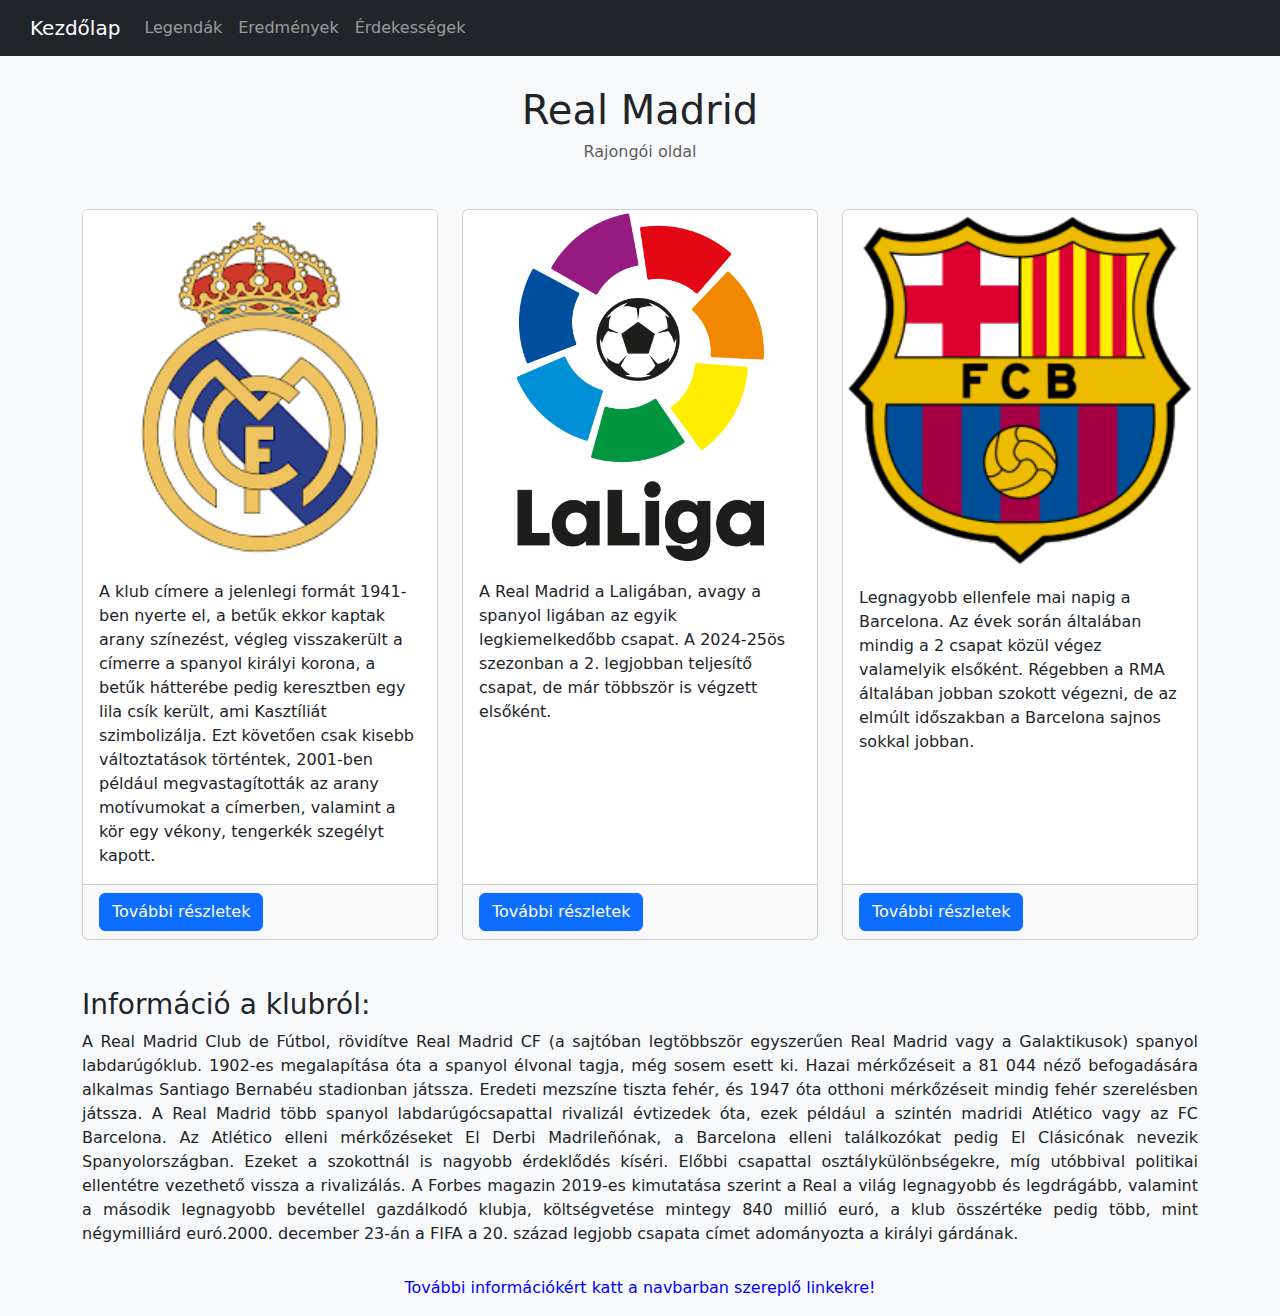
<file: index.html>
<!DOCTYPE html>
<html lang="hu">
<head>
    <meta charset="UTF-8">
    <meta name="viewport" content="width=device-width, initial-scale=1.0">
    <title>Rajongói oldal</title>
    <link rel="stylesheet" href="bootstrap.css">
    <link rel="stylesheet" href="style.css">
</head>
<body class="bg-light">

    <nav class="navbar navbar-expand-lg navbar-dark bg-dark">
        <a class="navbar-brand" href="index.html">Kezdőlap</a>
        <button class="navbar-toggler" type="button" data-bs-toggle="collapse" data-bs-target="#navbarNav">
            <span class="navbar-toggler-icon"></span>
        </button>
        <div class="collapse navbar-collapse" id="navbarNav">
            <ul class="navbar-nav">
                <li class="nav-item"><a class="nav-link" href="legends.html">Legendák</a></li>
                <li class="nav-item"><a class="nav-link" href="eredmenyek.html">Eredmények</a></li>
                <li class="nav-item"><a class="nav-link" href="erdekessegek.html">Érdekességek</a></li>
            </ul>
        </div>
    </nav>

<header class="mb-5">
    <h1 class="text-center">Real Madrid</h1>
    <h6 class="text-center text-muted"> Rajongói oldal</h6>
</header> 

<main>

    <div class="container mt-4">
       <div class="row">

        <div class="col-md-4 col-sm-6">
            <div class="card h-100">
                <img src="logo.png" class="card-img-top" alt="RMA logo">
                <div class="card-body">
                    <p class="card-text">A klub címere a jelenlegi formát 1941-ben nyerte el, a betűk ekkor kaptak arany színezést, végleg visszakerült a címerre a spanyol királyi korona,
                         a betűk hátterébe pedig keresztben egy lila csík került, ami Kasztíliát szimbolizálja. Ezt követően csak kisebb változtatások történtek, 2001-ben például megvastagították az arany motívumokat a címerben,
                          valamint a kör egy vékony, tengerkék szegélyt kapott.</p>
                </div>
                <div class="card-footer">
                    <a href="https://hu.wikipedia.org/wiki/Real_Madrid_CF" class="btn btn-primary">További részletek</a>
                </div>
            </div>
        </div>

        <div class="col-md-4 col-sm-6">
            <div class="card h-100">
                <img src="laliga.webp" class="card-img-top" alt="Laliga logo">
                <div class="card-body">
                    <p class="card-text text-justify">A Real Madrid a Laligában, avagy a spanyol ligában az egyik legkiemelkedőbb csapat. A 2024-25ös szezonban a 2. legjobban teljesítő csapat, de már többször is végzett elsőként.</p>
                </div>
                <div class="card-footer">
                    <a href="https://www.laliga.com/en-GB" class="btn btn-primary">További részletek</a>
                </div>
            </div>
        </div>

        <div class="col-md-4 col-sm-6">
            <div class="card h-100">
                <img src="barcelona.webp" class="card-img-top" alt="FCB logo">
                <div class="card-body">
                    <p class="card-text">Legnagyobb ellenfele mai napig a Barcelona. Az évek során általában mindig a 2 csapat közül végez valamelyik elsőként.
                         Régebben a RMA általában jobban szokott végezni, de az elmúlt időszakban a Barcelona sajnos sokkal jobban.</p>
                </div>
                <div class="card-footer">
                    <a href="https://www.fcbarcelona.com/en/" class="btn btn-primary">További részletek</a>
                </div>
            </div>
        </div>

       </div>
    </div>

    <div class="container mt-5">
        <h3>Információ a klubról:</h3>
        <p id="sorkizart">A Real Madrid Club de Fútbol, rövidítve Real Madrid CF (a sajtóban legtöbbször egyszerűen Real Madrid vagy a Galaktikusok) spanyol labdarúgóklub. 1902-es megalapítása óta a spanyol élvonal tagja, még sosem esett ki.
            Hazai mérkőzéseit a 81 044 néző befogadására alkalmas Santiago Bernabéu stadionban játssza. Eredeti mezszíne tiszta fehér, és 1947 óta otthoni mérkőzéseit mindig fehér szerelésben játssza.
            A Real Madrid több spanyol labdarúgócsapattal rivalizál évtizedek óta, ezek például a szintén madridi Atlético vagy az FC Barcelona. Az Atlético elleni mérkőzéseket El Derbi Madrileñónak, a Barcelona elleni találkozókat pedig El Clásicónak nevezik Spanyolországban. Ezeket a szokottnál is nagyobb érdeklődés kíséri. Előbbi csapattal osztálykülönbségekre, míg utóbbival politikai ellentétre vezethető vissza a rivalizálás.
            A Forbes magazin 2019-es kimutatása szerint a Real a világ legnagyobb és legdrágább, valamint a második legnagyobb bevétellel gazdálkodó klubja, költségvetése mintegy 840 millió euró, a klub összértéke pedig több, mint négymilliárd euró.2000. december 23-án a FIFA a 20. század legjobb csapata címet adományozta a királyi gárdának.
        </p>
    </div>

</main>

<footer>
    <p id="azonosito">További információkért katt a navbarban szereplő linkekre!</p>
</footer>

            <script src="https://cdn.jsdelivr.net/npm/bootstrap@5.3.0/dist/js/bootstrap.bundle.min.js"></script>
</body>
</html>
</file>
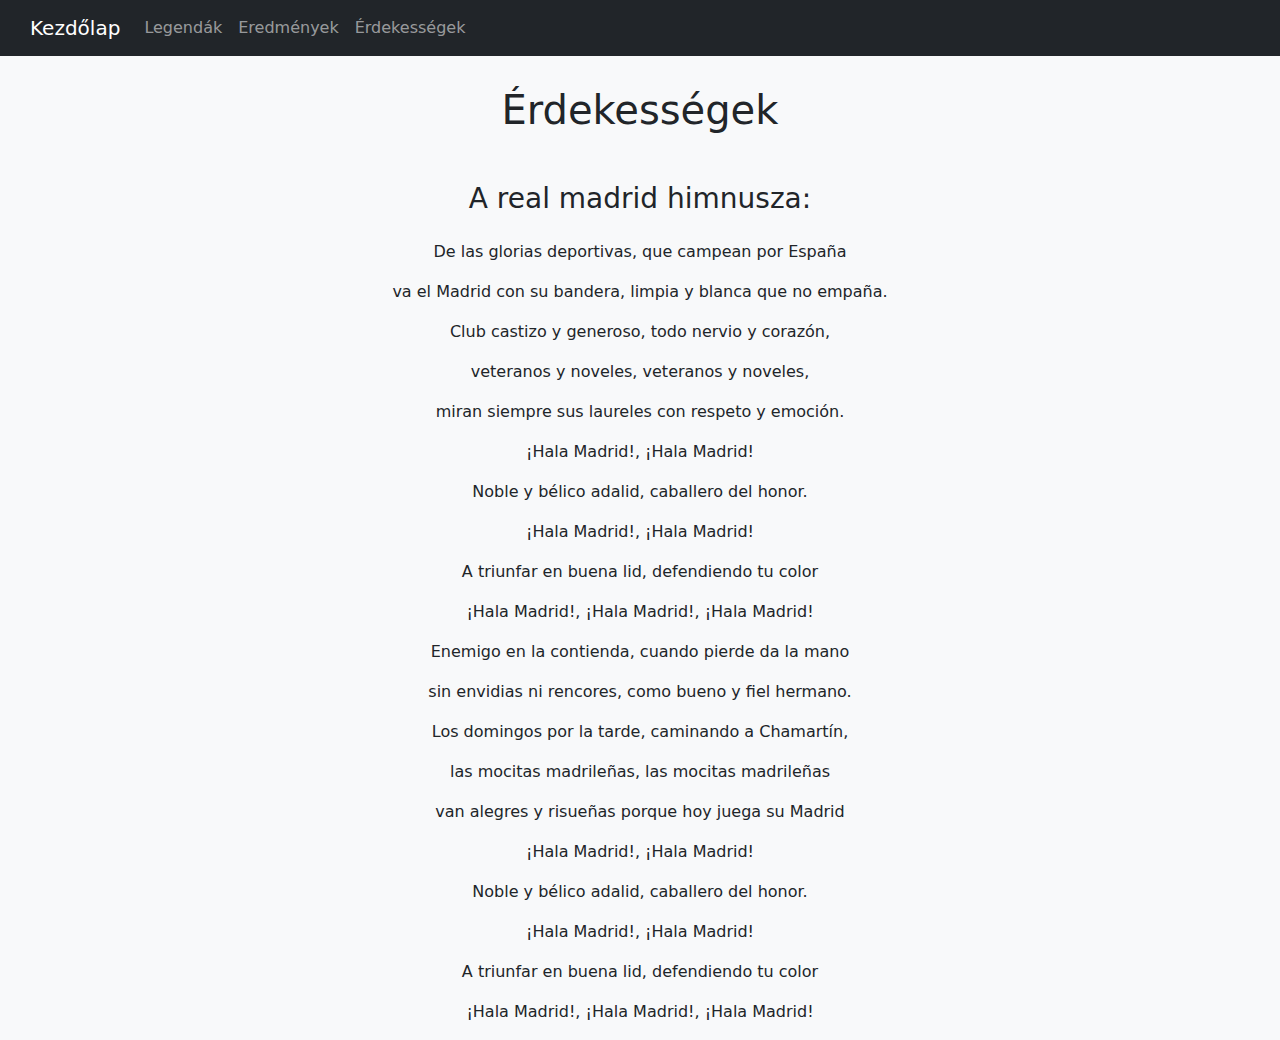
<file: erdekessegek.html>
<!DOCTYPE html>
<html lang="hu">
<head>
    <meta charset="UTF-8">
    <meta name="viewport" content="width=device-width, initial-scale=1.0">
    <title>Érdekességek</title>
    <link rel="stylesheet" href="bootstrap.css">
    <link rel="stylesheet" href="style.css">
</head>
<body class="bg-light">
    
    <nav class="navbar navbar-expand-lg navbar-dark bg-dark">
        <a class="navbar-brand" href="index.html">Kezdőlap</a>
        <button class="navbar-toggler" type="button" data-bs-toggle="collapse" data-bs-target="#navbarNav">
            <span class="navbar-toggler-icon"></span>
        </button>
        <div class="collapse navbar-collapse" id="navbarNav">
            <ul class="navbar-nav">
                <li class="nav-item"><a class="nav-link" href="legends.html">Legendák</a></li>
                <li class="nav-item"><a class="nav-link" href="eredmenyek.html">Eredmények</a></li>
                <li class="nav-item"><a class="nav-link" href="erdekessegek.html">Érdekességek</a></li>
            </ul>
        </div>
    </nav>

    <header>
        <h1 class="text-center">Érdekességek</h1>
    </header>

    <main>
        <div class="container mt-5">
            <h3 class="text-center mb-4">A real madrid himnusza:</h3>
            <div id="kozep">
                <p>
                De las glorias deportivas, que campean por España </p>

                <p>va el Madrid con su bandera, limpia y blanca que no empaña.</p>

                <p>Club castizo y generoso, todo nervio y corazón,</p>

                <p>veteranos y noveles, veteranos y noveles,</p>

                <p>miran siempre sus laureles con respeto y emoción.</p>

                <p>¡Hala Madrid!, ¡Hala Madrid!</p>

                <p>Noble y bélico adalid, caballero del honor.</p>

                <p>¡Hala Madrid!, ¡Hala Madrid!</p>

                <p>A triunfar en buena lid, defendiendo tu color</p>

                <p>¡Hala Madrid!, ¡Hala Madrid!, ¡Hala Madrid!</p>

                <p>Enemigo en la contienda, cuando pierde da la mano</p>

                <p>sin envidias ni rencores, como bueno y fiel hermano.</p>

                <p>Los domingos por la tarde, caminando a Chamartín,</p>

                <p>las mocitas madrileñas, las mocitas madrileñas</p>

                <p>van alegres y risueñas porque hoy juega su Madrid</p>

                <p>¡Hala Madrid!, ¡Hala Madrid!</p>

                <p>Noble y bélico adalid, caballero del honor.</p>

                <p>¡Hala Madrid!, ¡Hala Madrid!</p>

                <p>A triunfar en buena lid, defendiendo tu color</p>

                <p>¡Hala Madrid!, ¡Hala Madrid!, ¡Hala Madrid!</p>
            </div>
        </div>
            
    </main>

    <script src="https://cdn.jsdelivr.net/npm/bootstrap@5.3.0/dist/js/bootstrap.bundle.min.js"></script>
</body>
</html>
</file>
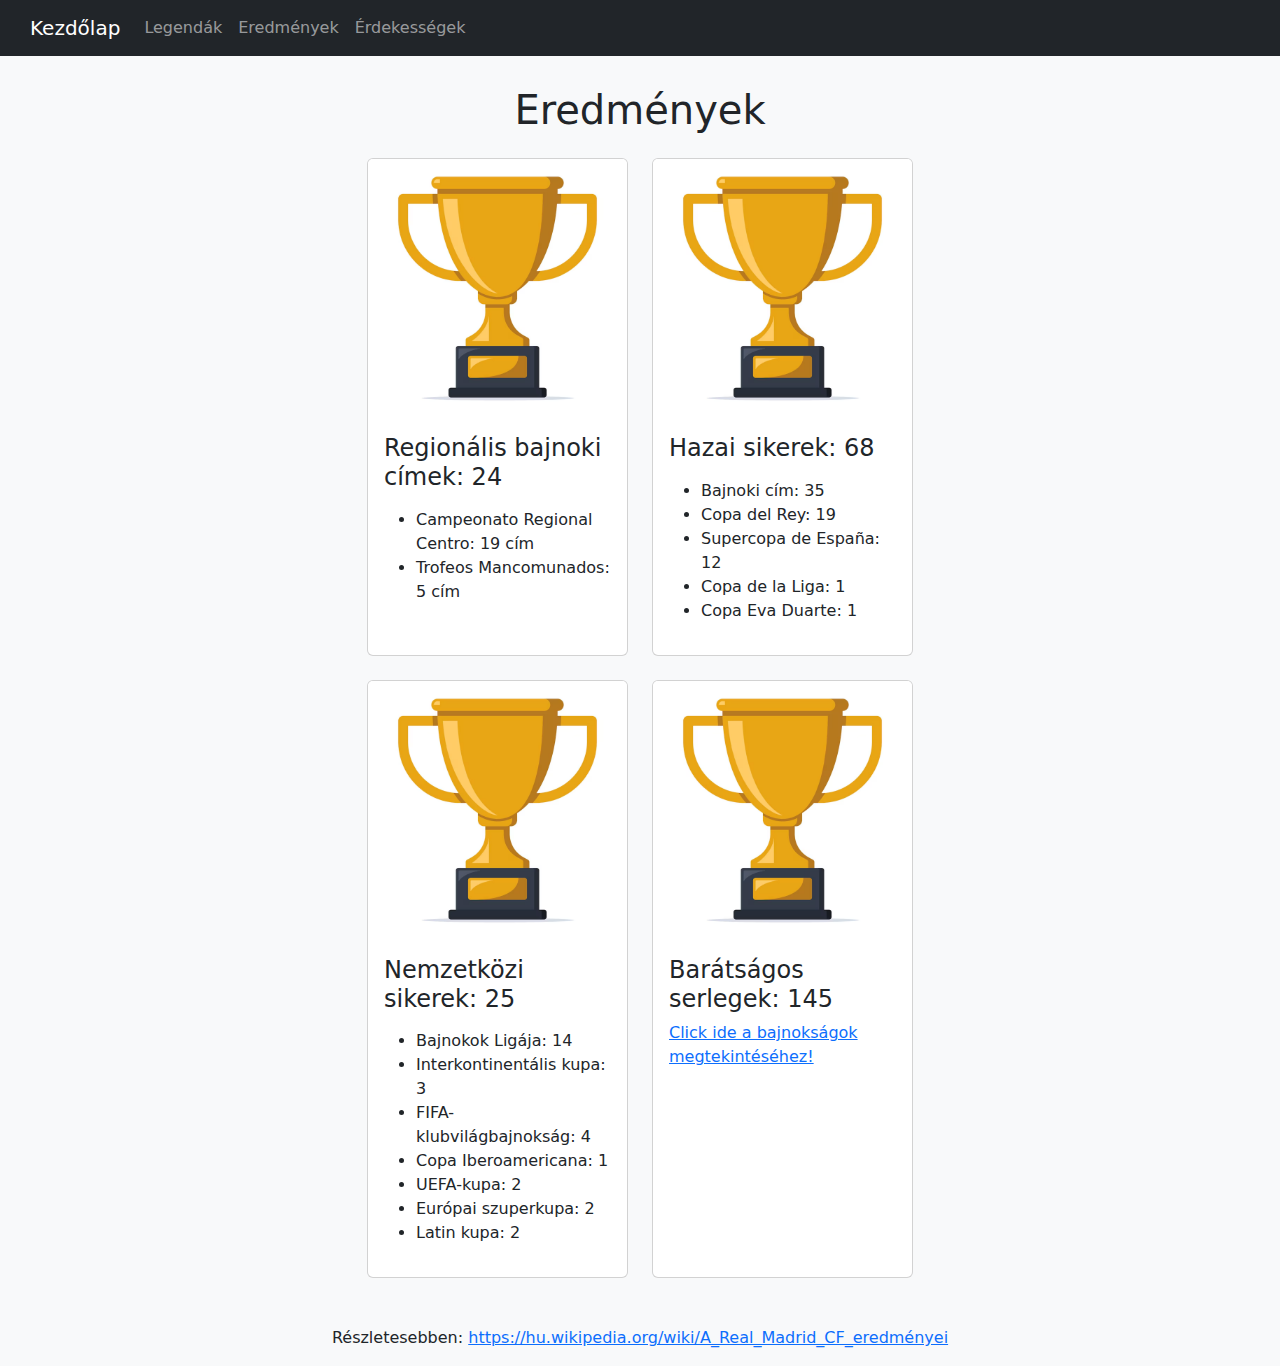
<file: eredmenyek.html>
<!DOCTYPE html>
<html lang="hu">
<head>
    <meta charset="UTF-8">
    <meta name="viewport" content="width=device-width, initial-scale=1.0">
    <title>Eredmények</title>
    <link rel="stylesheet" href="bootstrap.css">
    <link rel="stylesheet" href="style.css">
</head>
<body class="bg-light">
    
    <nav class="navbar navbar-expand-lg navbar-dark bg-dark">
        <a class="navbar-brand" href="index.html">Kezdőlap</a>
        <button class="navbar-toggler" type="button" data-bs-toggle="collapse" data-bs-target="#navbarNav">
            <span class="navbar-toggler-icon"></span>
        </button>
        <div class="collapse navbar-collapse" id="navbarNav">
            <ul class="navbar-nav">
                <li class="nav-item"><a class="nav-link" href="legends.html">Legendák</a></li>
                <li class="nav-item"><a class="nav-link" href="eredmenyek.html">Eredmények</a></li>
                <li class="nav-item"><a class="nav-link" href="erdekessegek.html">Érdekességek</a></li>
            </ul>
        </div>
    </nav>

    <header>
        <h1 class="text-center">Eredmények</h1>
    </header>

    <main>

        <div class="container mt-4">
           <div class="row justify-content-center">
    
            <div class="col-md-4 col-sm-6 col-lg-3">
                <div class="card h-100">
                    <img src="kupa.avif" class="card-img-top" alt="kupa">
                    <div class="card-body">
                        <h4 class="card-title">Regionális bajnoki címek: 24</h4>
                        <p class="card-text"><ul>
                        <li>Campeonato Regional Centro: 19 cím</li>
                        <li>Trofeos Mancomunados: 5 cím</li>
                        </ul></p>
                    </div>
                </div>
            </div>
    
            <div class="col-md-4 col-sm-6 col-lg-3">
                <div class="card h-100">
                    <img src="kupa.avif" class="card-img-top" alt="kupa">
                    <div class="card-body">
                        <h4 class="card-title">Hazai sikerek: 68</h4>
                        <p class="card-text text-justify"><ul>
                        <li>Bajnoki cím: 35</li>
                        <li>Copa del Rey: 19</li>
                        <li>Supercopa de España: 12</li>    
                        <li>Copa de la Liga: 1</li>
                        <li>Copa Eva Duarte: 1</li>
                    </ul></p>
                    </div>
                </div>
            </div>
    

    
           </div>
        </div>

    <div class="container mt-4">
    <div class="row justify-content-center">

        <div class="col-md-4 col-sm-6 col-lg-3">
            <div class="card h-100">
                <img src="kupa.avif" class="card-img-top" alt="kupa">
                <div class="card-body">
                    <h4 class="card-title">Nemzetközi sikerek: 25</h4>
                    <p class="card-text"><ul>
                    <li>Bajnokok Ligája: 14</li>
                    <li>Interkontinentális kupa: 3</li>
                    <li>FIFA-klubvilágbajnokság: 4</li>
                    <li>Copa Iberoamericana: 1</li>
                    <li>UEFA-kupa: 2</li>
                    <li>Európai szuperkupa: 2</li>
                    <li>Latin kupa: 2</li>
                </ul></p>
                </div>
            </div>
        </div>

        <div class="col-md-4 col-sm-6 col-lg-3">
            <div class="card h-100">
                <img src="kupa.avif" class="card-img-top" alt="kupa">
                <div class="card-body">
                    <h4 class="card-title">Barátságos serlegek: 145</h4>
                    <p class="card-text">
                        <a href="https://hu.wikipedia.org/wiki/A_Real_Madrid_CF_eredményei">Click ide a bajnokságok megtekintéséhez!</a>
                    </p>
                </div>
            </div>
        </div>

    </div>
    </div>
    
    
    </main>

    <footer class="mt-5 text-center">
        <p>Részletesebben: <a href="https://hu.wikipedia.org/wiki/A_Real_Madrid_CF_eredményei">https://hu.wikipedia.org/wiki/A_Real_Madrid_CF_eredményei</a></p>
    </footer>

    <script src="https://cdn.jsdelivr.net/npm/bootstrap@5.3.0/dist/js/bootstrap.bundle.min.js"></script>
</body>
</html>
</file>
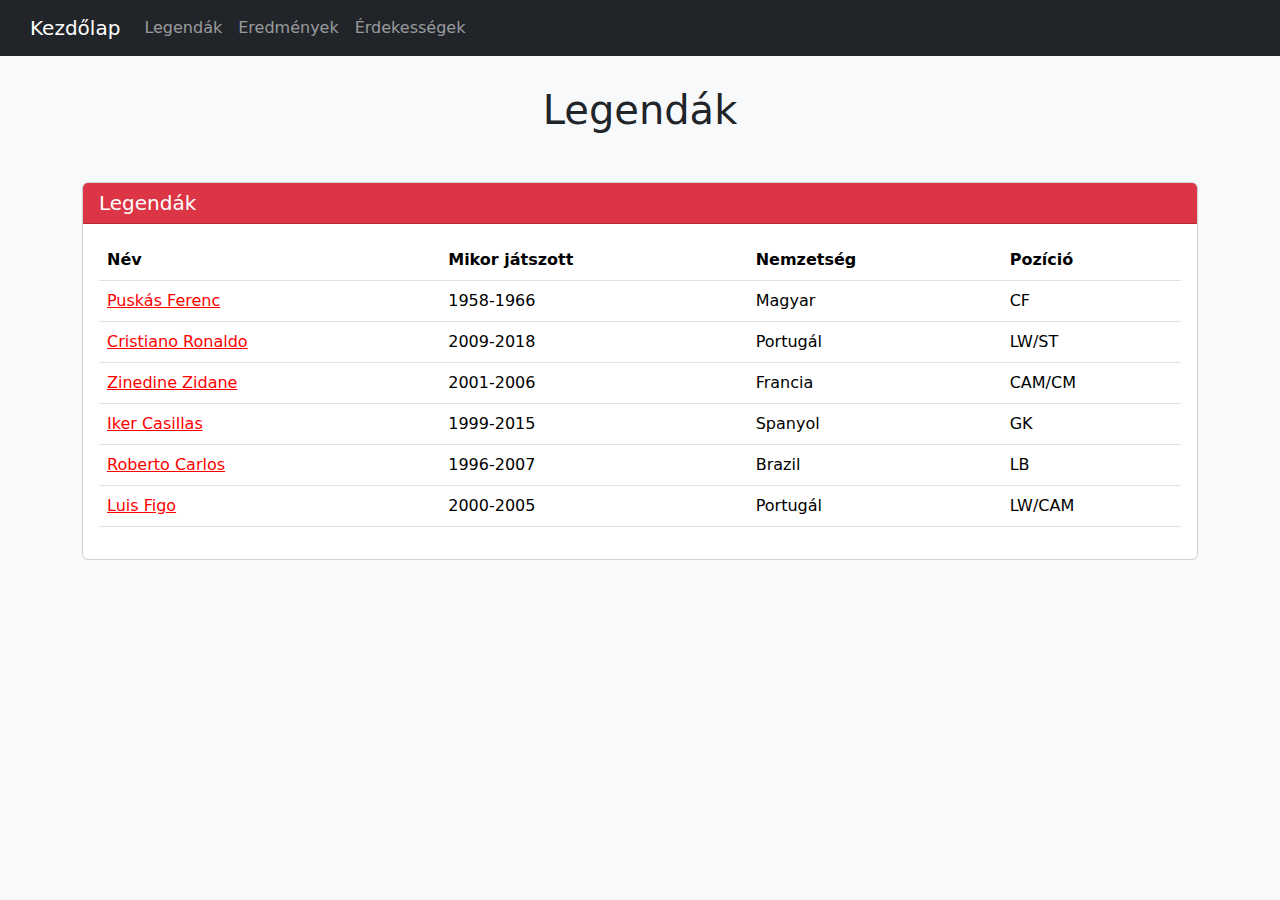
<file: legends.html>
<!DOCTYPE html>
<html lang="hu">
<head>
    <meta charset="UTF-8">
    <meta name="viewport" content="width=device-width, initial-scale=1.0">
    <title>Legendák</title>
    <link rel="stylesheet" href="bootstrap.css">
    <link rel="stylesheet" href="style.css">
</head>
<body class="bg-light">
    
    <nav class="navbar navbar-expand-lg navbar-dark bg-dark">
        <a class="navbar-brand" href="index.html">Kezdőlap</a>
        <button class="navbar-toggler" type="button" data-bs-toggle="collapse" data-bs-target="#navbarNav">
            <span class="navbar-toggler-icon"></span>
        </button>
        <div class="collapse navbar-collapse" id="navbarNav">
            <ul class="navbar-nav">
                <li class="nav-item"><a class="nav-link" href="legends.html">Legendák</a></li>
                <li class="nav-item"><a class="nav-link" href="eredmenyek.html">Eredmények</a></li>
                <li class="nav-item"><a class="nav-link" href="erdekessegek.html">Érdekességek</a></li>
            </ul>
        </div>
    </nav>

    <header>
        <h1 class="text-center">Legendák</h1>
    </header>

    <main>
        <div class="container my-5">
            <div class="card mb-5">
                <div class="card-header bg-danger text-white">
                    <h2 class="h5 mb-0">Legendák</h2>
                </div>
                <div class="card-body">
                    <table class="table table-hover">
                        <thead>
                            <tr>
                                <th>Név</th>
                                <th>Mikor játszott</th>
                                <th>Nemzetség</th>
                                <th>Pozíció</th>
                            </tr>
                        </thead>
                        <tbody>
                            <tr>
                                <td> <a class="nev" href="https://hu.wikipedia.org/wiki/Puskás_Ferenc_(labdarúgó)">Puskás Ferenc</a></td>
                                <td>1958-1966</td>
                                <td>Magyar</td>
                                <td>CF</td>
                            </tr>
                            <tr>
                                <td> <a class="nev" href="https://hu.wikipedia.org/wiki/Cristiano_Ronaldo">Cristiano Ronaldo</a></td>
                                <td>2009-2018</td>
                                <td>Portugál</td>
                                <td>LW/ST</td>
                            </tr>
                            <tr>
                                <td> <a class="nev" href="https://en.wikipedia.org/wiki/Zinedine_Zidane">Zinedine Zidane</a></td>
                                <td>2001-2006</td>
                                <td>Francia</td>
                                <td>CAM/CM</td>
                            </tr>
                            <tr>
                                <td> <a class="nev" href="https://en.wikipedia.org/wiki/Iker_Casillas">Iker Casillas</a></td>
                                <td>1999-2015</td>
                                <td>Spanyol</td>
                                <td>GK</td>
                            </tr>
                            <tr>
                                <td> <a class="nev" href="https://en.wikipedia.org/wiki/Roberto_Carlos">Roberto Carlos</a></td>
                                <td>1996-2007</td>
                                <td>Brazil</td>
                                <td>LB</td>
                            </tr>
                            <tr>
                                <td> <a class="nev" href="https://hu.wikipedia.org/wiki/Luís_Figo">Luis Figo</a></td>
                                <td>2000-2005</td>
                                <td>Portugál</td>
                                <td>LW/CAM</td>
                            </tr>
                        </tbody>
                    </table>
                </div>
            </div>
        </div>
    </main>

         <script src="https://cdn.jsdelivr.net/npm/bootstrap@5.3.0/dist/js/bootstrap.bundle.min.js"></script>
</body>
</html>
</file>
<file: style.css>
.navbar-brand {
    margin-left: 30px;
}

.navbar {
    margin-bottom: 30px;
}

.card-img-top {
    object-fit: cover;
}

#azonosito {
    text-align: center;
    text-decoration: dotted;
    color: blue;
    margin-top: 30px;
}

.nev {
    color: red !important;
}

.nev:hover {
    text-decoration: none;
}

#kozep {
    text-align: center !important;
}

#sorkizart {
    text-align: justify;
}

.navbar-toggler {
    margin-right: 10px;
}
</file>
